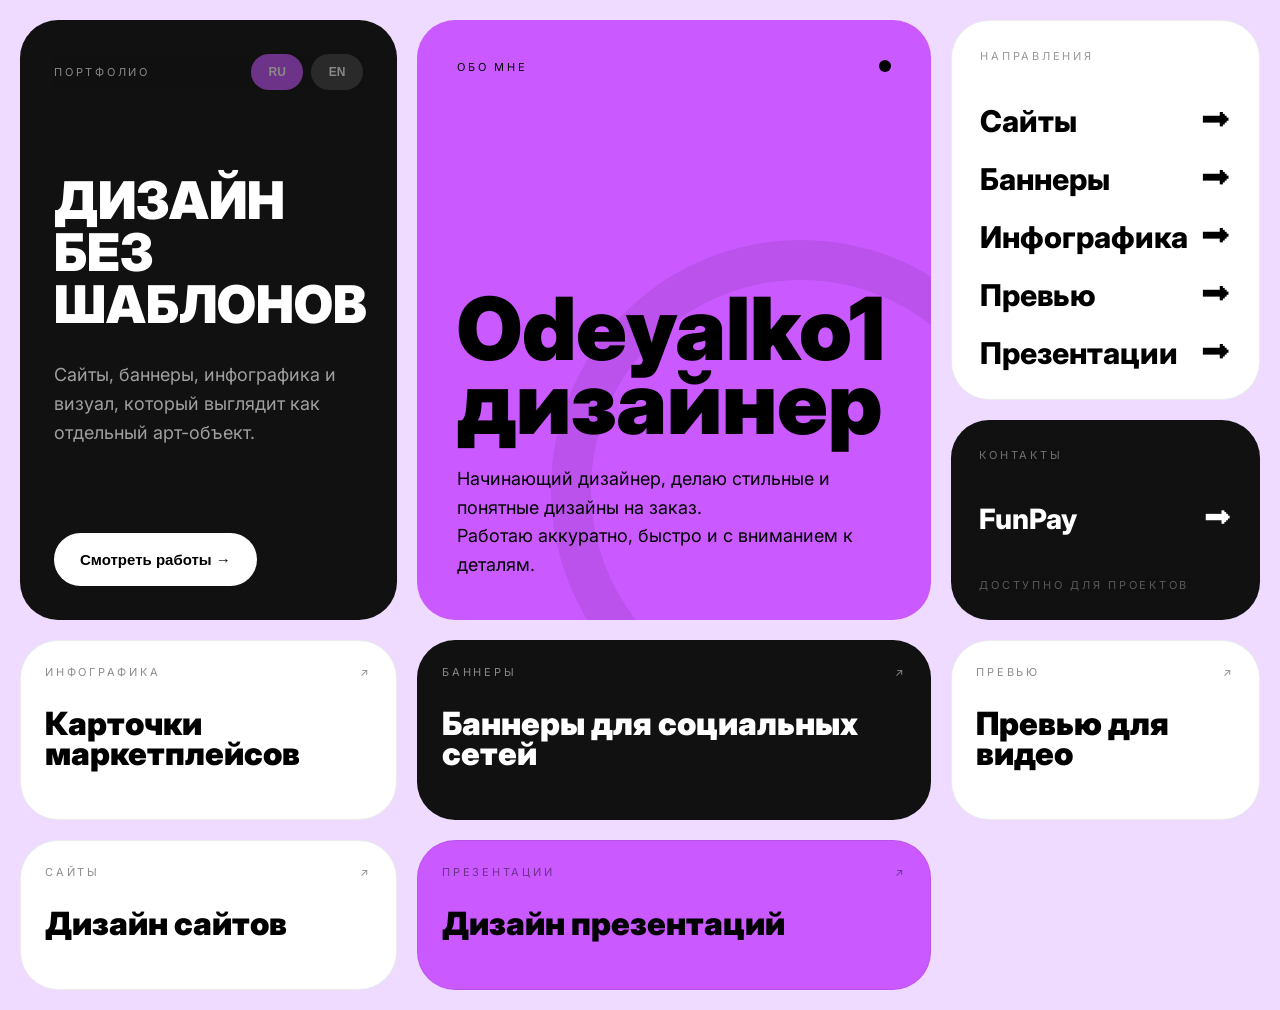
<file: index.html>
<!DOCTYPE html>
<html lang="ru">

<head>
    <meta name="p:domain_verify" content="e4a95eff979462cc68fd8e21be126514"/>
    
    <!-- Google tag (gtag.js) -->
    <script async src="https://www.googletagmanager.com/gtag/js?id=G-CJKT5ZM3YB"></script>
    <script>
      window.dataLayer = window.dataLayer || [];
      function gtag(){dataLayer.push(arguments);}
      gtag('js', new Date());
    
      gtag('config', 'G-CJKT5ZM3YB');
    </script>
    
    <meta charset="UTF-8" />
    <meta name="viewport" content="width=device-width, initial-scale=1.0" />
    <title>Odeyalko1 Portfolio</title>

    <link rel="preconnect" href="https://fonts.googleapis.com">
    <link rel="preconnect" href="https://fonts.gstatic.com" crossorigin>
    <link href="https://fonts.googleapis.com/css2?family=Inter:wght@400;500;600;700;800;900&display=swap"
        rel="stylesheet">

    <link rel="stylesheet" href="style.css" />
</head>

<body>

    <div class="loader">

        <div class="loader-content">

            <span class="loader-label">
                ODEYALKO1
            </span>

            <h1 class="loader-title">
                DESIGN<br>
                SYSTEM
            </h1>

        </div>

    </div>

    <main class="layout">

        <section class="hero-card dark-card">
            <div class="hero-top">
                <span data-translate="Portfolio">Портфолио</span>

                <div class="lang-switch">
                    <button class="lang-btn active" data-lang="ru">RU</button>
                    <button class="lang-btn" data-lang="en">EN</button>
                </div>
            </div>

            <div>
                <h1 data-translate="heroTitle">
                    ДИЗАЙН<br>
                    БЕЗ<br>
                    ШАБЛОНОВ
                </h1>

                <p data-translate="heroText">
                    Сайты, баннеры, инфографика и визуал,
                    который выглядит как отдельный арт-объект.
                </p>
            </div>

            <a href="#down">
                <button class="main-btn" data-translate="heroButton">
                    Смотреть работы →
                </button>
            </a>
        </section>


        <section class="impact-card">
            <div class="impact-top">
                <span data-translate="About">Обо мне</span>
                <div class="status1"></div>
            </div>

            <div>
                <h2 data-translate="Designer">
                    Odeyalko1 <br>
                    дизайнер
                </h2>

                <p data-translate="aboutText">
                    Начинающий дизайнер, делаю стильные и понятные дизайны на заказ. <br>
                    Работаю аккуратно, быстро и с вниманием к деталям.
                </p>
            </div>
        </section>


        <section class="side-column">

            <div class="services-card white-card">
                <span data-translate="Directions" class="card-label">Направления</span>

                <div class="services-list">
                    <a href="projects/Websites/websites.html" class="service-link">
                        <span data-translate="Websites">Сайты</span>
                        <span>⮕</span>
                    </a>

                    <a href="projects/Banners/Banners.html" class="service-link">
                        <span data-translate="Banners">Баннеры</span>
                        <span>⮕</span>
                    </a>

                    <a href="projects/Infographics/Infographics.html" class="service-link">
                        <span data-translate="Infographics">Инфографика</span>
                        <span>⮕</span>
                    </a>

                    <a href="projects/Preview/Preview.html" class="service-link">
                        <span data-translate="Preview">Превью</span>
                        <span>⮕</span>
                    </a>

                    <a href="projects/Presentations/Presentations.html" class="service-link">
                        <span data-translate="Presentations">Презентации</span>
                        <span>⮕</span>
                    </a>
                </div>
            </div>


            <div class="contact-card dark-card">
                <div>
                    <span data-translate="Contacts" class="card-label">Контакты</span>

                    <a href="https://funpay.com/users/19771274/" target="_blank" class="funpay-link">
                        FunPay
                        <span>⮕</span>
                    </a>
                </div>

                <span data-translate="Available" class="bottom-text">
                    доступно для проектов
                </span>
            </div>

        </section>


        <a href="./projects/Infographics/Infographics.html" class="project-card tall">
            <div class="project-top">
                <span data-translate="Infographics">Инфографика</span>
                <span>↗</span>
            </div>

            <div>
                <h3 data-translate="Infographics_d">Карточки маркетплейсов</h3>
            </div>

        </a>

        <a href="./projects/Banners/Banners.html" class="project-card huge black-project">
            <div class="project-top">
                <span data-translate="Banners">Баннеры</span>
                <span>↗</span>
            </div>

            <div>
                <h3 data-translate="Banners_d">Баннеры для социальных сетей</h3>
            </div>
        </a>

        <a href="./projects/Preview/Preview.html" class="project-card small">
            <div class="project-top">
                <span data-translate="Preview">Превью</span>
                <span>↗</span>
            </div>

            <div>
                <h3 data-translate="Preview_d">Превью для видео</h3>
            </div>
        </a>


        <a href="./projects/Websites/websites.html" class="project-card medium">
            <div class="project-top">
                <span data-translate="Websites">Сайты</span>
                <span>↗</span>
            </div>

            <div>
                <h3 data-translate="Websites_d">Дизайн сайтов</h3>
            </div>
        </a>


        <a href="./projects/Presentations/Presentations.html" class="project-card large accent-card" id="down">
            <div class="project-top">
                <span data-translate="Presentations">Презентации</span>
                <span>↗</span>
            </div>

            <div>
                <h3 data-translate="Presentations_d">Дизайн презентаций</h3>
            </div>
        </a>

        </section>

    </main>

    <script src="./global.js"></script>
    <script src="./js.js"></script>
</body>

</html>
</file>
<file: style.css>
* {
  margin: 0;
  padding: 0;
  box-sizing: border-box;
  scroll-behavior: smooth
}

body {
  background: hsl(272, 100%, 93%);
  color: #000;
  font-family: 'Inter', sans-serif;
}

.layout {
  max-width: 1700px;
  margin: 0 auto;
  padding: 20px;

  display: grid;
  grid-template-columns: 1.1fr 1.5fr 0.9fr;
  gap: 20px;
}

.lang-switch {
  display: flex;
  gap: 8px;
}

.lang-btn {
  border: none;
  background: rgba(255, 255, 255, 0.219);
  color: white;

  width: 52px;
  height: 36px;

  border-radius: 999px;

  font-size: 12px;
  font-weight: 700;

  cursor: pointer;
  transition: 0.3s;
}

.lang-btn:hover {
  background: rgba(255,255,255,0.16);
}

.lang-btn.active {
  background: hsl(281, 100%, 67%);
  color: white;
}

.dark-card,
.white-card,
.impact-card,
.project-card {
  border-radius: 38px;
  overflow: hidden;
  position: relative;
}

.dark-card {
  background: #111;
  color: white;
}

.white-card {
  background: white;
  border: 1px solid rgba(0,0,0,0.08);
}

.hero-card {
  min-height: 420px;
  padding: 34px;

  display: flex;
  flex-direction: column;
  justify-content: space-between;
}

.hero-top {
  display: flex;
  justify-content: space-between;
  align-items: center;

  font-size: 11px;
  text-transform: uppercase;
  letter-spacing: 0.25em;
  opacity: 0.5;
}

.status {
  width: 12px;
  height: 12px;
  border-radius: 50%;
  background: rgb(202, 89, 255);
}

.status1 {
  width: 12px;
  height: 12px;
  border-radius: 50%;
  background: rgb(0, 0, 0);
}

.hero-card h1 {
  font-size: clamp(52px, 6vw, 70px);
  line-height: 1;
  font-weight: 900;
  margin-bottom: 30px;
}

.hero-card p {
  max-width: 380px;
  color: rgba(255,255,255,0.6);
  font-size: 18px;
  line-height: 1.6;
}

.main-btn {
  width: fit-content;
  border: none;
  background: white;
  color: black;
  padding: 18px 26px;
  border-radius: 999px;
  font-size: 15px;
  font-weight: 600;
  cursor: pointer;
  transition: 0.3s;
}

.main-btn:hover {
  transform: scale(1.05);
}

.impact-card {
  background: rgb(202, 89, 255);
  min-height: 420px;
  padding: 40px;

  display: flex;
  flex-direction: column;
  justify-content: space-between;
}

.impact-card::before {
  content: '';
  position: absolute;

  width: 420px;
  height: 420px;

  border-radius: 50%;
  border: 40px solid rgba(0,0,0,0.08);

  right: -120px;
  bottom: -120px;
}

.impact-top {
  display: flex;
  justify-content: space-between;

  font-size: 11px;
  text-transform: uppercase;
  letter-spacing: 0.25em;
}

.impact-card h2 {
  font-size: clamp(70px, 8vw, 110px);
  line-height: 0.85;
  font-weight: 900;
  margin-bottom: 25px;
}

.impact-card p {
  max-width: 520px;
  font-size: 18px;
  line-height: 1.6;
}

.side-column {
  display: flex;
  flex-direction: column;
  gap: 20px;
}

.services-card,
.contact-card {
  padding: 28px;
}

.services-card {
  min-height: 200px;
}

.contact-card {
  min-height: 200px;

  display: flex;
  flex-direction: column;
  justify-content: space-between;
}

.card-label {
  display: block;

  margin-bottom: 40px;

  font-size: 11px;
  text-transform: uppercase;
  letter-spacing: 0.25em;
  opacity: 0.4;
}

.funpay-link {
  display: flex;
  justify-content: space-between;
  align-items: center;

  font-size: 28px;
  font-weight: 800;

  color: white;
  text-decoration: none;

  transition: 0.3s;
}

.funpay-link:hover {
  transform: translateX(6px);
}

.services-list {
  display: flex;
  flex-direction: column;
  gap: 22px;
}

.services-list a {
  display: flex;
  justify-content: space-between;

  font-size: 30px;
  font-weight: 800;
}

.service-link {
  display: flex;
  justify-content: space-between;
  align-items: center;

  text-decoration: none;
  color: inherit;

  transition: 0.3s;
}

.service-link:hover {
  transform: translateX(8px);
}

.contacts-list {
  display: flex;
  flex-direction: column;
  gap: 14px;

  font-size: 20px;
  font-weight: 600;
}

.bottom-text {
  font-size: 11px;
  text-transform: uppercase;
  letter-spacing: 0.25em;
  opacity: 0.3;
}

.projects-grid {
  grid-column: 1 / -1;

  columns: 3;
  column-gap: 20px;
}

.project-card {
  break-inside: avoid;
  text-decoration: none;
  color: inherit;

  padding: 24px;

  background: white;
  border: 1px solid rgba(0,0,0,0.08);

  transition: 0.35s;
  cursor: pointer;
}

.project-card:hover {
  transform: scale(1.06);
}

.project-top {
  display: flex;
  justify-content: space-between;
  align-items: center;

  margin-bottom: 30px;

  font-size: 11px;
  text-transform: uppercase;
  letter-spacing: 0.25em;
  color: rgba(0,0,0,0.45);
}

.project-card h3 {
  font-size: 42px;
  line-height: 0.95;
  font-weight: 900;
}

.tall {
  height: 180px;
}

.small {
  height: 180px;
}

.medium {
  height: 150px;
}

.large {
  height: 150px;
}

.huge {
  height: 180px;
}

.black-project {
  background: #111;
  color: white;
}

.black-project .project-top {
  color: rgba(255,255,255,0.5);
}

.accent-card {
  background: rgb(202, 89, 255);
}

/* LOADER */

.loader{
  position:fixed;
  inset:0;

  background:#c45cff;

  z-index:99999;

  display:flex;
  justify-content:center;
  align-items:center;

  transition:
    transform 1.2s cubic-bezier(.76,0,.24,1),
    opacity .8s ease;
}

.loader.hide{
  transform:translateY(-100%);
  opacity:0;
}

.loader-content{
  text-align:center;
}

.loader-label{
  display:block;

  font-size:12px;
  text-transform:uppercase;
  letter-spacing:.3em;

  margin-bottom:20px;

  opacity:.6;
}

.loader-title{
  font-size:clamp(70px,10vw,180px);

  line-height:.9;
  font-weight:900;
}

@media (max-width: 1700px) {
  .impact-card h2 {
    font-size: clamp(70px, 8vw, 87px);
  }

  .hero-card h1 {
    font-size: clamp(52px, 6vw, 52px);
  }

  .project-card h3 {
    font-size: 32px;
  }
}

@media (max-width: 1200px) {
  .layout {
    grid-template-columns: 1fr;
  }

  .projects-grid {
    columns: 2;
  }
}

@media (max-width: 768px) {
  .projects-grid {
    columns: 1;
  }

  .impact-card h2 {
    font-size: 54px;
  }

  .hero-card a {
    margin-top: 20px;
  }

  .hero-card h1 {
    font-size: 48px;
  }

  .hero-top {
    margin-bottom: 20px;
  }

  .project-top{
    margin-bottom: 10px;
  }
}
</file>
